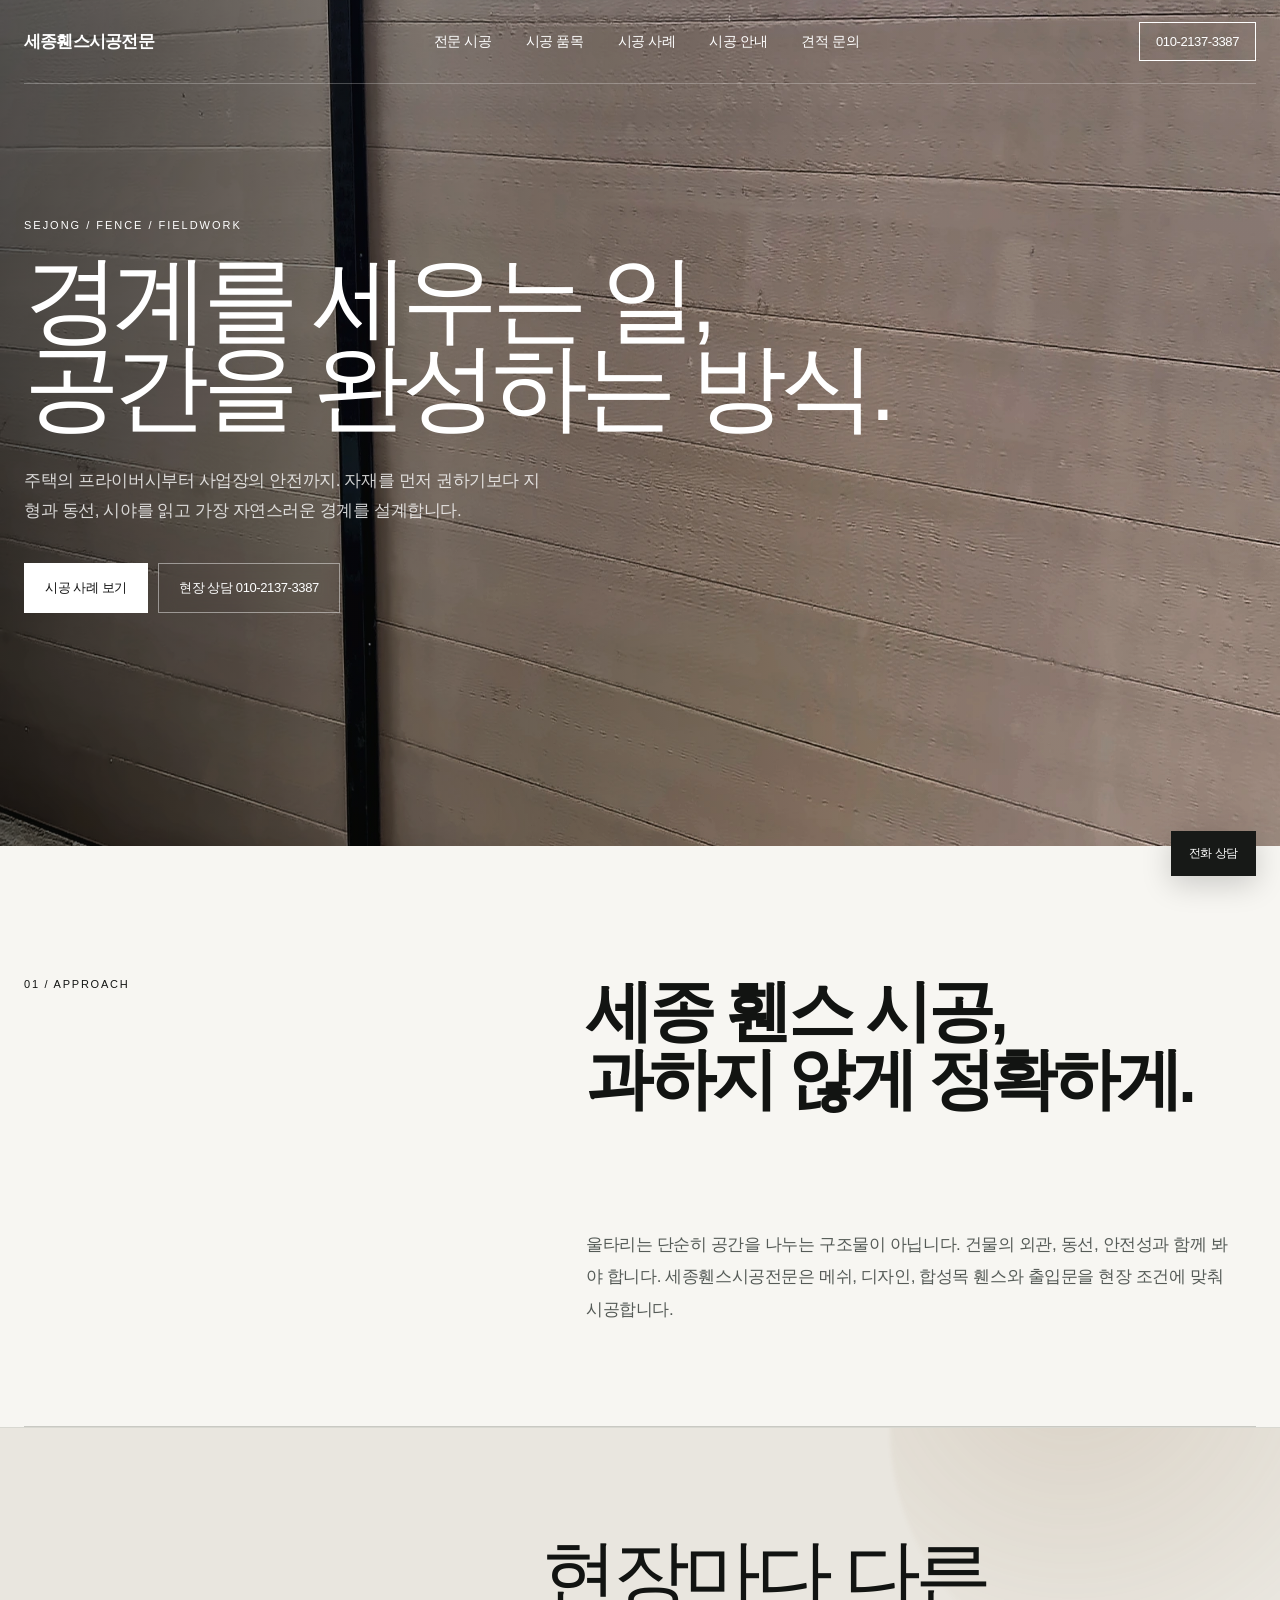
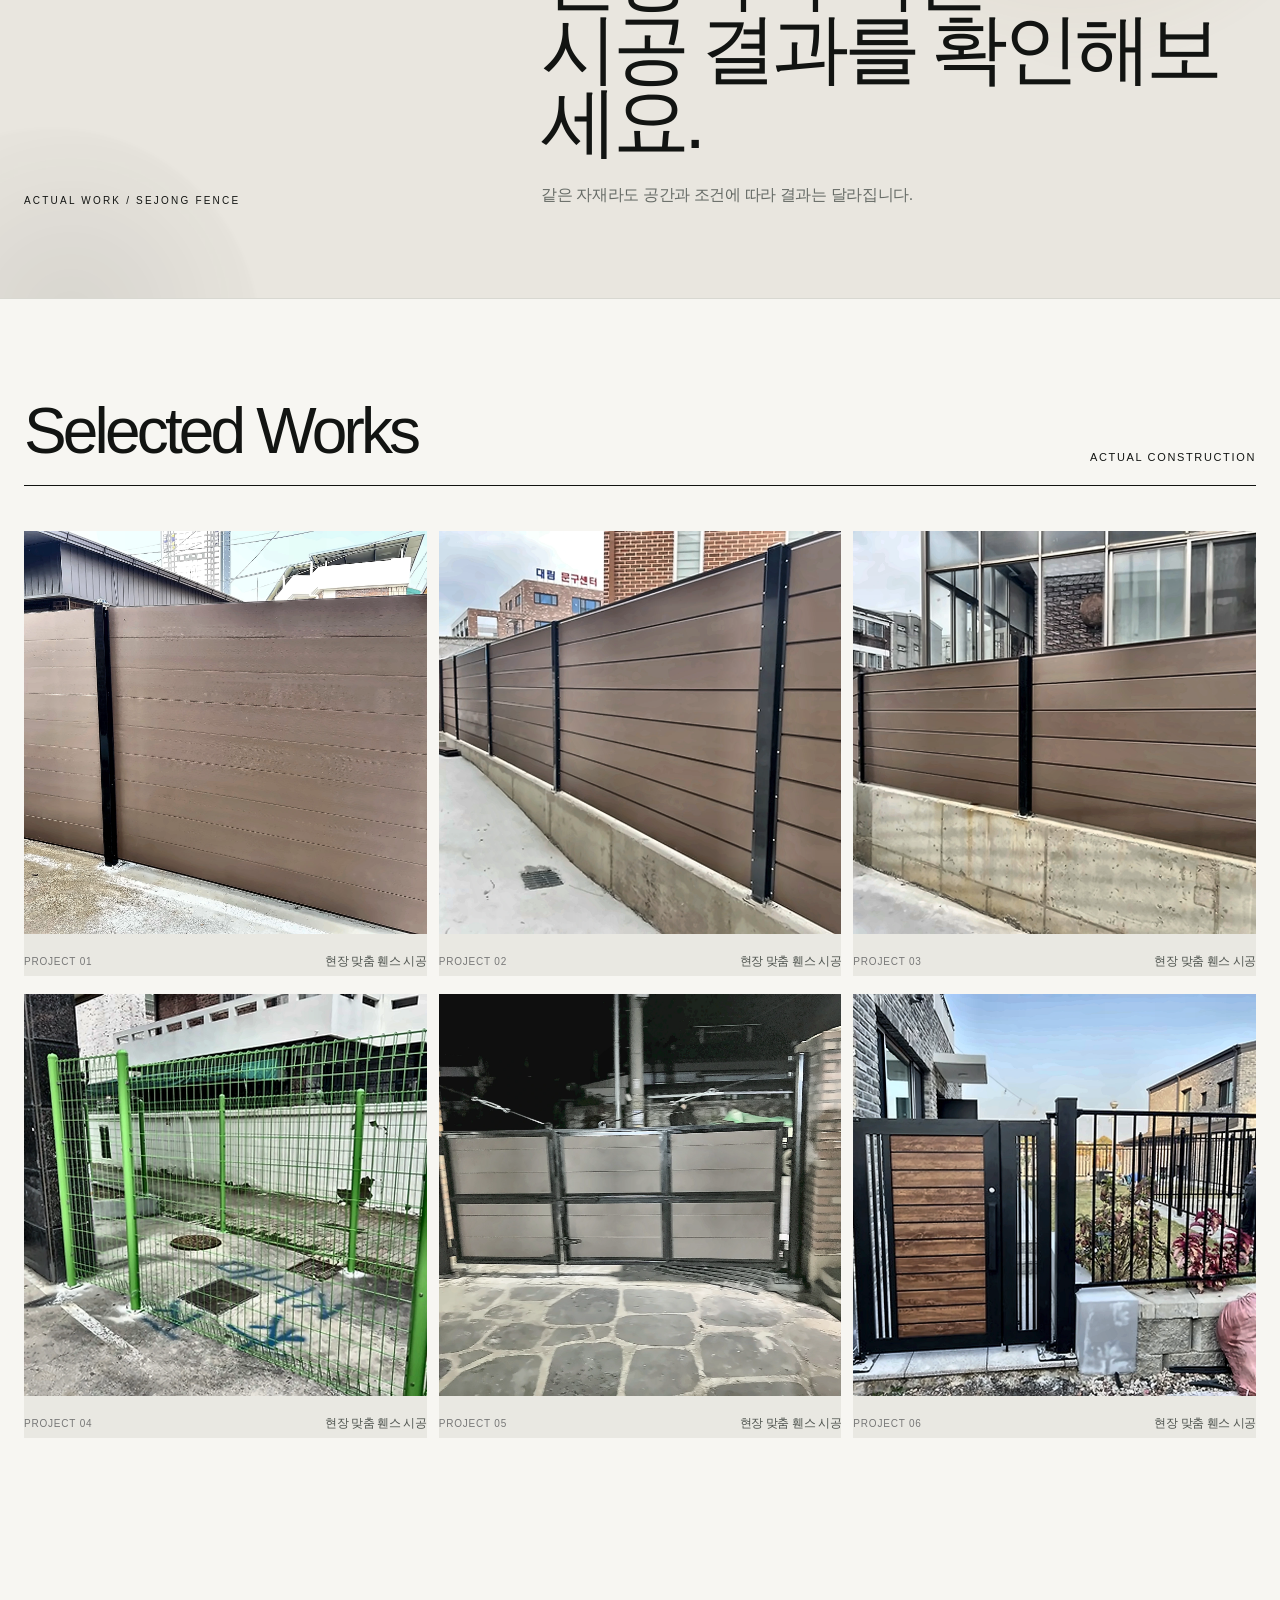
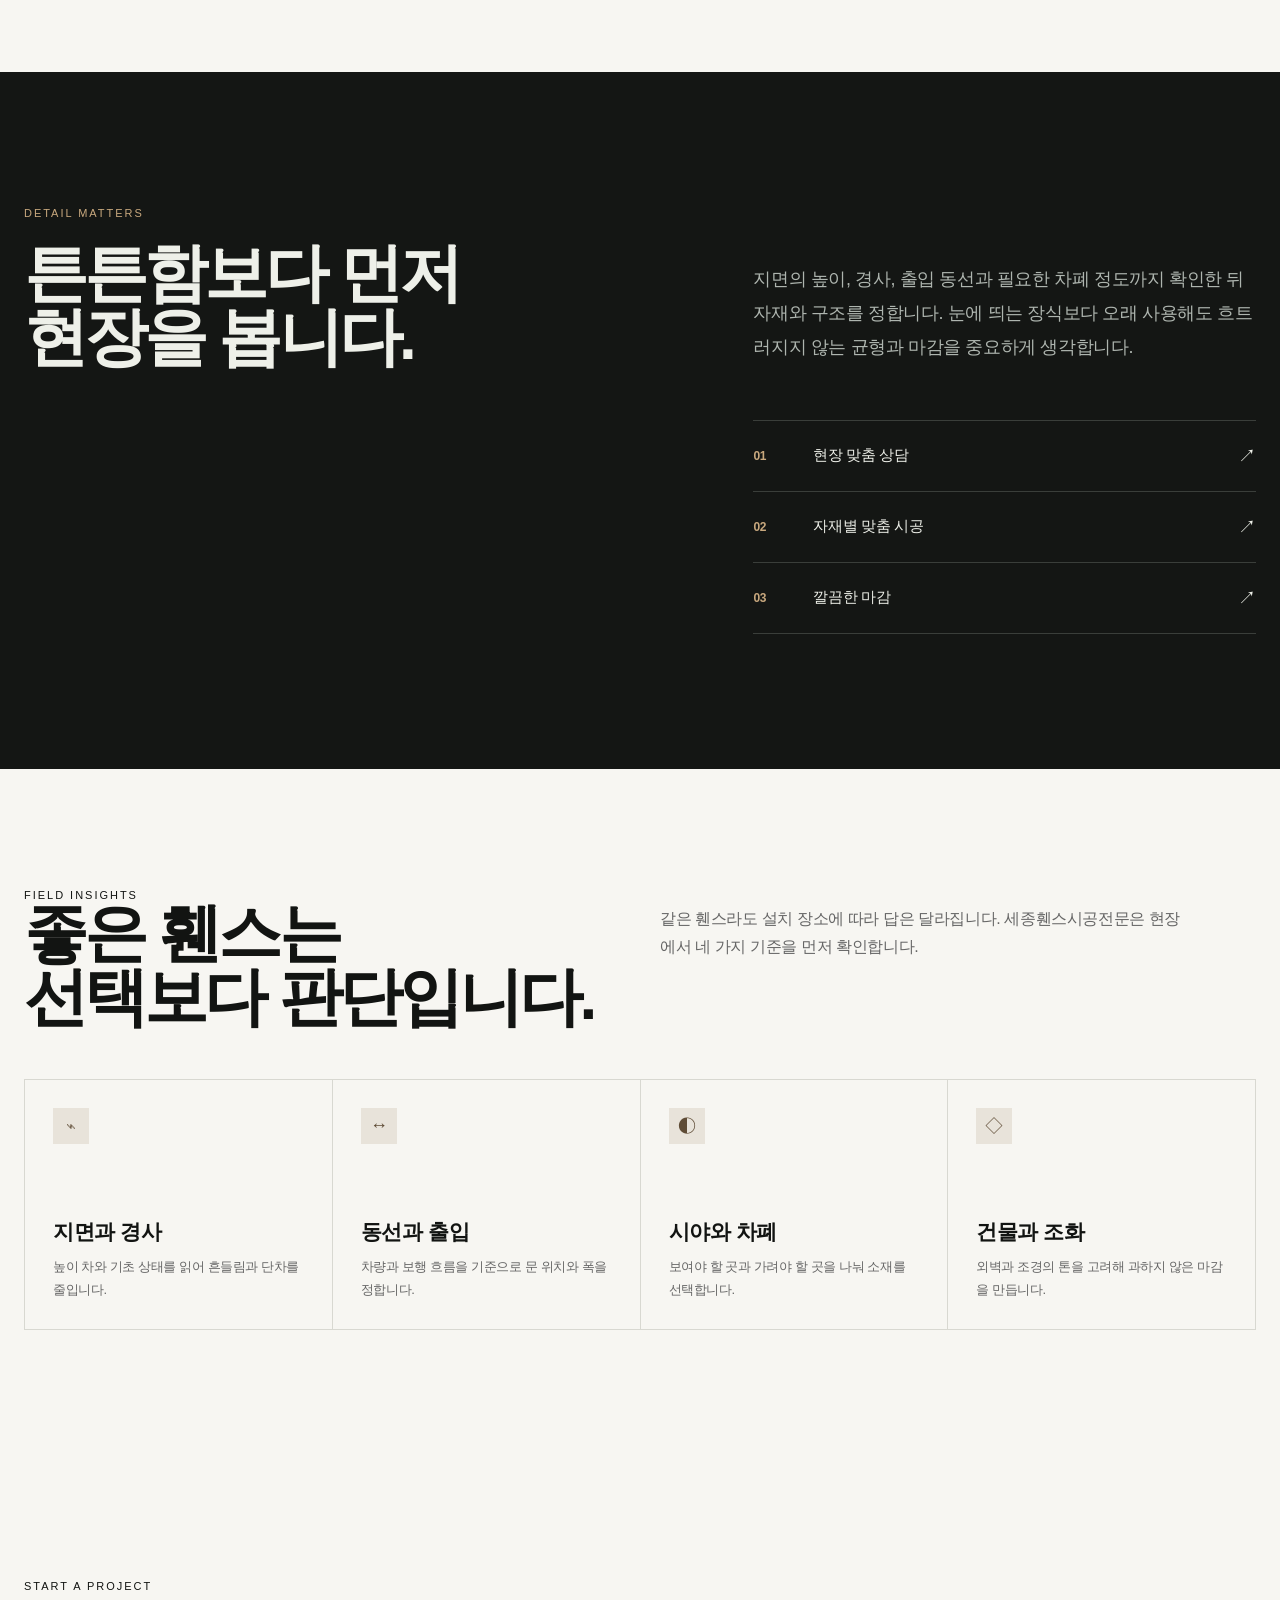
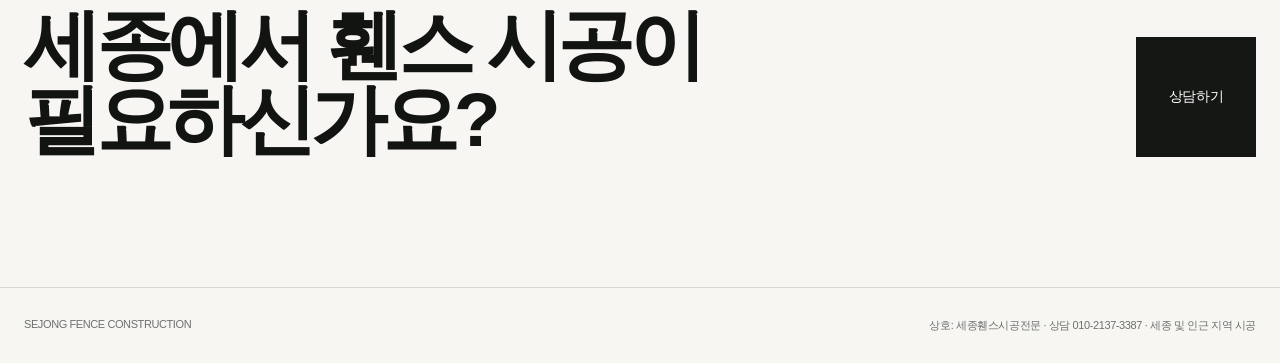
<file: index.html>
<!doctype html><html lang="ko"><head><meta charset="utf-8"><meta name="viewport" content="width=device-width,initial-scale=1"><title>세종휀스시공전문</title><meta name="description" content="세종 휀스 시공 전문. 합성목휀스, 메쉬휀스, 디자인휀스, 대문과 울타리를 현장에 맞춰 시공합니다."><meta name="keywords" content="세종휀스, 세종 휀스 시공, 세종펜스, 세종 울타리, 세종 메쉬휀스, 세종 합성목휀스"><meta property="og:title" content="세종휀스시공전문"><meta property="og:description" content="세종 휀스 시공 전문. 합성목휀스, 메쉬휀스, 디자인휀스, 대문과 울타리를 현장에 맞춰 시공합니다."><link rel="stylesheet" href="style.css">  <link rel="icon" type="image/png" href="favicon.png">
  <link rel="apple-touch-icon" href="assets/sejong-fence-icon.png">
</head><body><header class="hero"><div class="hero-bg"></div><nav class="nav wrap"><a class="brand" href="index.html">세종휀스시공전문</a><div class="menu"><a href="about.html">전문 시공</a><a href="types.html">시공 품목</a><a href="works.html">시공 사례</a><a href="process.html">시공 안내</a><a href="contact.html">견적 문의</a></div><a class="call" href="tel:01021373387">010-2137-3387</a></nav><div class="hero-copy wrap"><div class="eyebrow">SEJONG / FENCE / FIELDWORK</div><h1>경계를 세우는 일,<br>공간을 완성하는 방식.</h1><p>주택의 프라이버시부터 사업장의 안전까지. 자재를 먼저 권하기보다 지형과 동선, 시야를 읽고 가장 자연스러운 경계를 설계합니다.</p><div class="hero-links"><a href="works.html">시공 사례 보기</a><a href="tel:01021373387">현장 상담 010-2137-3387</a></div></div></header><main><section class="intro wrap reveal"><h2>세종 휀스 시공,<br>과하지 않게 정확하게.</h2><p>울타리는 단순히 공간을 나누는 구조물이 아닙니다. 건물의 외관, 동선, 안전성과 함께 봐야 합니다. 세종휀스시공전문은 메쉬, 디자인, 합성목 휀스와 출입문을 현장 조건에 맞춰 시공합니다.</p></section><section class="work-manifesto"><div class="wrap manifesto-inner reveal"><div class="manifesto-label">ACTUAL WORK / SEJONG FENCE</div><div class="manifesto-copy"><h2>현장마다 다른<br>시공 결과를 확인해보세요.</h2><p>같은 자재라도 공간과 조건에 따라 결과는 달라집니다.</p></div></div></section><section class="projects wrap"><div class="project-head reveal"><h2 class="section-title">Selected Works</h2><span>ACTUAL CONSTRUCTION</span></div><div class="gallery"><article class="tile reveal"><img src="assets/fence-01.webp" loading="lazy" alt="세종 휀스 시공 사례 1"><div class="meta"><small>PROJECT 01</small><b>현장 맞춤 휀스 시공</b></div></article><article class="tile reveal"><img src="assets/fence-02.webp" loading="lazy" alt="세종 휀스 시공 사례 2"><div class="meta"><small>PROJECT 02</small><b>현장 맞춤 휀스 시공</b></div></article><article class="tile reveal"><img src="assets/fence-03.webp" loading="lazy" alt="세종 휀스 시공 사례 3"><div class="meta"><small>PROJECT 03</small><b>현장 맞춤 휀스 시공</b></div></article><article class="tile reveal"><img src="assets/fence-04.webp" loading="lazy" alt="세종 휀스 시공 사례 4"><div class="meta"><small>PROJECT 04</small><b>현장 맞춤 휀스 시공</b></div></article><article class="tile reveal"><img src="assets/fence-05.webp" loading="lazy" alt="세종 휀스 시공 사례 5"><div class="meta"><small>PROJECT 05</small><b>현장 맞춤 휀스 시공</b></div></article><article class="tile reveal"><img src="assets/fence-06.webp" loading="lazy" alt="세종 휀스 시공 사례 6"><div class="meta"><small>PROJECT 06</small><b>현장 맞춤 휀스 시공</b></div></article><article class="tile reveal"><img src="assets/fence-07.webp" loading="lazy" alt="세종 휀스 시공 사례 7"><div class="meta"><small>PROJECT 07</small><b>현장 맞춤 휀스 시공</b></div></article><article class="tile reveal"><img src="assets/fence-08.webp" loading="lazy" alt="세종 휀스 시공 사례 8"><div class="meta"><small>PROJECT 08</small><b>현장 맞춤 휀스 시공</b></div></article><article class="tile reveal"><img src="assets/fence-09.webp" loading="lazy" alt="세종 휀스 시공 사례 9"><div class="meta"><small>PROJECT 09</small><b>현장 맞춤 휀스 시공</b></div></article></div></section><section class="craft wrap reveal"><div class="craft-head"><div><div class="kicker">CRAFT PRINCIPLES</div><h2>시공의 기준은<br>보이지 않는 곳에서 갈립니다.</h2></div><p>세종휀스 시공을 단순 설치로 끝내지 않습니다. 상담부터 마감까지 대표가 직접 기준을 세우고, 현장에서 필요한 변화는 유연하게 반영합니다.</p></div><div class="principles"><article class="principle"><div class="num"><span>01 / QUALITY</span></div><h3>시공 퀄리티와<br>결코 타협하지 않습니다.</h3><p>눈에 잘 띄지 않는 사소한 부자재까지 검증된 제품만 사용하며, 오래 두고 봐도 흐트러지지 않는 마감을 기준으로 시공합니다.</p><span class="ghost">01</span></article><article class="principle"><div class="num"><span>02 / EXPERIENCE</span></div><h3>대표가 상담부터<br>시공 마무리까지 책임집니다.</h3><p>20대 초반부터 전국 각지를 돌아다니며 펜스 시공을 진행해온 대표가 현장을 직접 확인하고 상담부터 시공 마무리까지 책임집니다.</p><span class="ghost">02</span></article><article class="principle"><div class="num"><span>03 / FLEXIBILITY</span></div><h3>현장에서 생기는 니즈까지<br>시공에 반영합니다.</h3><p>시공 중에도 원하시는 니즈가 있으실 경우 현장 조건과 안전성을 함께 고려하여 가능한 범위에서 작업에 반영합니다.</p><span class="ghost">03</span></article></div></section><section class="statement"><div class="wrap statement-grid reveal"><div><div class="kicker">DETAIL MATTERS</div><h2 class="section-title">튼튼함보다 먼저<br>현장을 봅니다.</h2></div><div><p>지면의 높이, 경사, 출입 동선과 필요한 차폐 정도까지 확인한 뒤 자재와 구조를 정합니다. 눈에 띄는 장식보다 오래 사용해도 흐트러지지 않는 균형과 마감을 중요하게 생각합니다.</p><div class="facts"><div class="fact"><b>01</b><span>현장 맞춤 상담</span></div><div class="fact"><b>02</b><span>자재별 맞춤 시공</span></div><div class="fact"><b>03</b><span>깔끔한 마감</span></div></div></div></div></section><section class="insights wrap reveal"><div class="insights-head"><div><div class="kicker">FIELD INSIGHTS</div><h2 class="section-title">좋은 휀스는<br>선택보다 판단입니다.</h2></div><p>같은 휀스라도 설치 장소에 따라 답은 달라집니다. 세종휀스시공전문은 현장에서 네 가지 기준을 먼저 확인합니다.</p></div><div class="insight-grid"><article class="insight"><div class="icon">⌁</div><div><h3>지면과 경사</h3><p>높이 차와 기초 상태를 읽어 흔들림과 단차를 줄입니다.</p></div></article><article class="insight"><div class="icon">↔</div><div><h3>동선과 출입</h3><p>차량과 보행 흐름을 기준으로 문 위치와 폭을 정합니다.</p></div></article><article class="insight"><div class="icon">◐</div><div><h3>시야와 차폐</h3><p>보여야 할 곳과 가려야 할 곳을 나눠 소재를 선택합니다.</p></div></article><article class="insight"><div class="icon">◇</div><div><h3>건물과 조화</h3><p>외벽과 조경의 톤을 고려해 과하지 않은 마감을 만듭니다.</p></div></article></div></section><section class="cta wrap reveal"><div><div class="kicker">START A PROJECT</div><h2>세종에서 휀스 시공이<br>필요하신가요?</h2></div><a class="round" href="tel:01021373387">상담하기</a></section></main><footer><div class="wrap footer-row"><div>SEJONG FENCE CONSTRUCTION</div><div>상호: 세종휀스시공전문 · 상담 010-2137-3387 · 세종 및 인근 지역 시공</div></div></footer><a class="float" href="tel:01021373387">전화 상담</a><script src="script.js"></script></body></html>
</file>
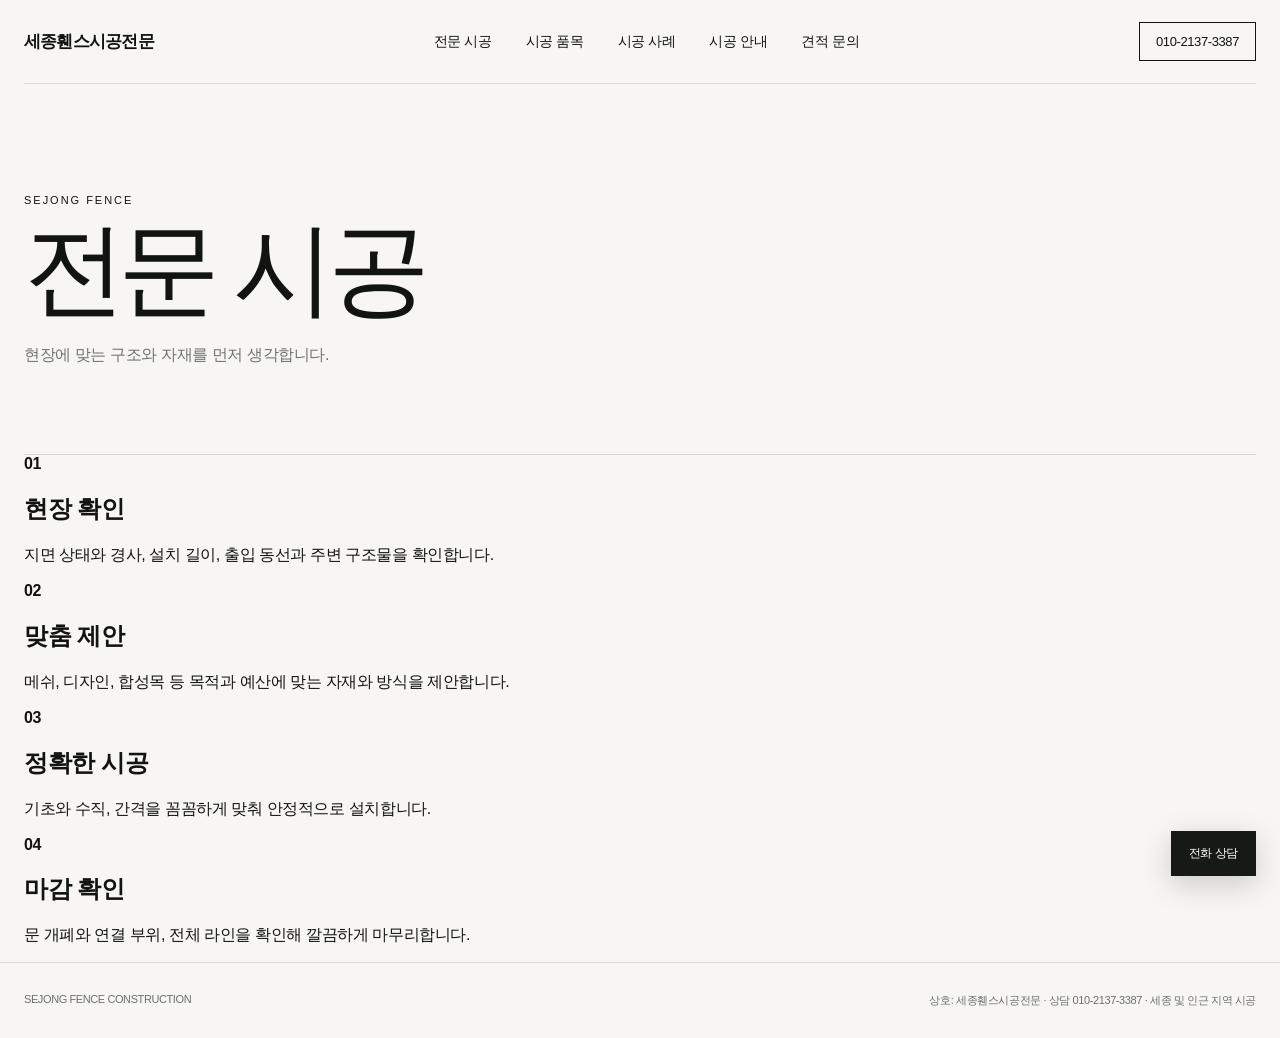
<file: about.html>
<!doctype html><html lang="ko"><head><meta charset="utf-8"><meta name="viewport" content="width=device-width,initial-scale=1"><title>세종휀스 전문 시공 | 세종휀스시공전문</title><meta name="description" content="현장에 맞는 구조와 자재를 먼저 생각합니다."><meta name="keywords" content="세종휀스, 세종 휀스 시공, 세종펜스, 세종 울타리, 세종 메쉬휀스, 세종 합성목휀스"><meta property="og:title" content="세종휀스 전문 시공 | 세종휀스시공전문"><meta property="og:description" content="현장에 맞는 구조와 자재를 먼저 생각합니다."><link rel="stylesheet" href="style.css">  <link rel="icon" type="image/png" href="favicon.png">
  <link rel="apple-touch-icon" href="assets/sejong-fence-icon.png">
</head><body><nav class="nav wrap subnav"><a class="brand" href="index.html">세종휀스시공전문</a><div class="menu"><a href="about.html">전문 시공</a><a href="types.html">시공 품목</a><a href="works.html">시공 사례</a><a href="process.html">시공 안내</a><a href="contact.html">견적 문의</a></div><a class="call" href="tel:01021373387">010-2137-3387</a></nav><main class="wrap"><section class="subhero reveal"><div class="kicker">SEJONG FENCE</div><h1>전문 시공</h1><p class="copy">현장에 맞는 구조와 자재를 먼저 생각합니다.</p></section><section class="service-list"><div class="service-row reveal"><b>01</b><h2>현장 확인</h2><p>지면 상태와 경사, 설치 길이, 출입 동선과 주변 구조물을 확인합니다.</p></div><div class="service-row reveal"><b>02</b><h2>맞춤 제안</h2><p>메쉬, 디자인, 합성목 등 목적과 예산에 맞는 자재와 방식을 제안합니다.</p></div><div class="service-row reveal"><b>03</b><h2>정확한 시공</h2><p>기초와 수직, 간격을 꼼꼼하게 맞춰 안정적으로 설치합니다.</p></div><div class="service-row reveal"><b>04</b><h2>마감 확인</h2><p>문 개폐와 연결 부위, 전체 라인을 확인해 깔끔하게 마무리합니다.</p></div></section></main><footer><div class="wrap footer-row"><div>SEJONG FENCE CONSTRUCTION</div><div>상호: 세종휀스시공전문 · 상담 010-2137-3387 · 세종 및 인근 지역 시공</div></div></footer><a class="float" href="tel:01021373387">전화 상담</a><script src="script.js"></script></body></html>
</file>
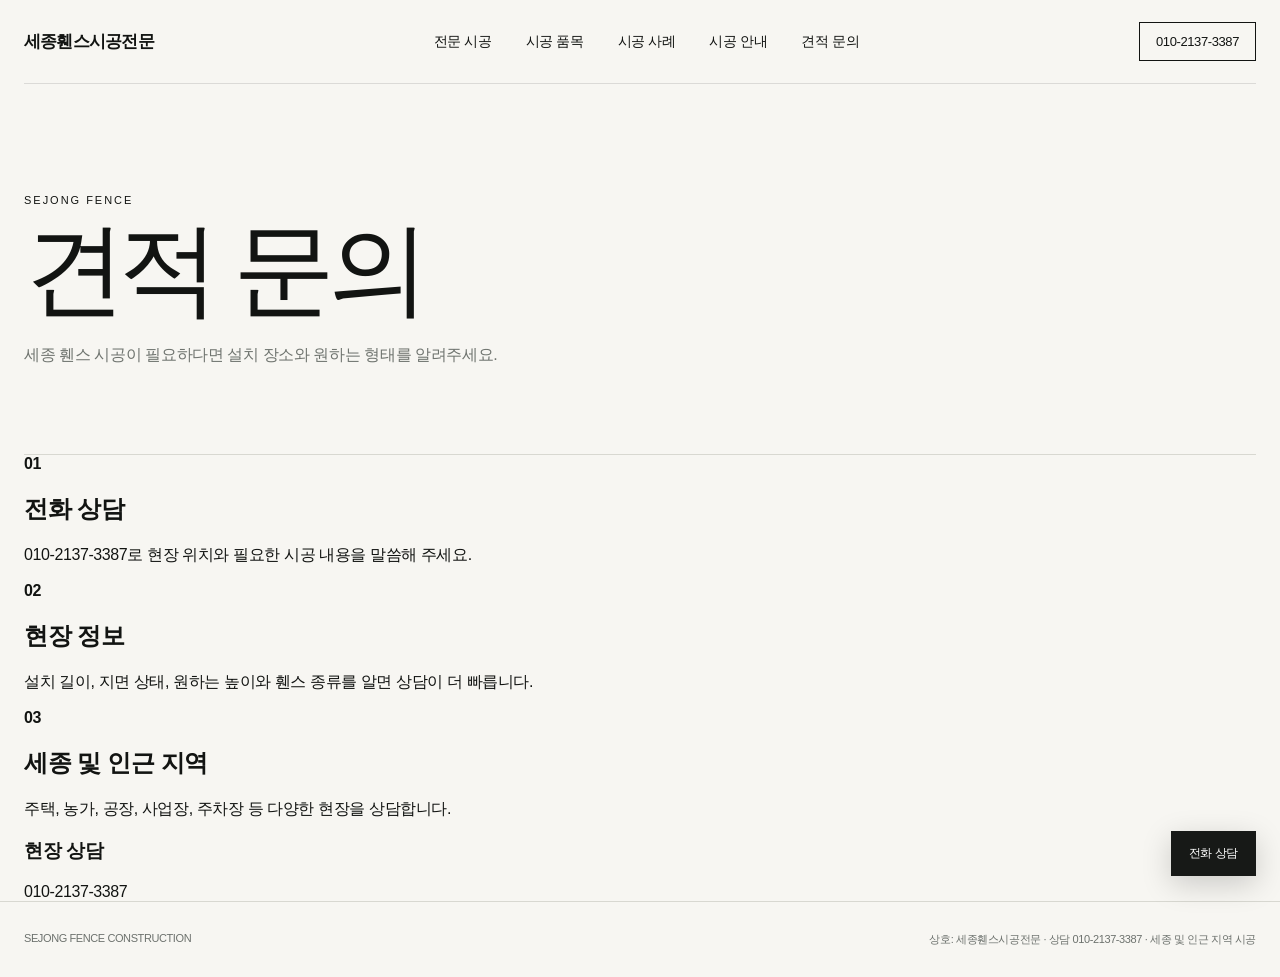
<file: contact.html>
<!doctype html><html lang="ko"><head><meta charset="utf-8"><meta name="viewport" content="width=device-width,initial-scale=1"><title>세종휀스 견적 문의 | 세종휀스시공전문 010-2137-3387</title><meta name="description" content="세종 휀스 시공이 필요하다면 설치 장소와 원하는 형태를 알려주세요."><meta name="keywords" content="세종휀스, 세종 휀스 시공, 세종펜스, 세종 울타리, 세종 메쉬휀스, 세종 합성목휀스"><meta property="og:title" content="세종휀스 견적 문의 | 세종휀스시공전문 010-2137-3387"><meta property="og:description" content="세종 휀스 시공이 필요하다면 설치 장소와 원하는 형태를 알려주세요."><link rel="stylesheet" href="style.css">  <link rel="icon" type="image/png" href="favicon.png">
  <link rel="apple-touch-icon" href="assets/sejong-fence-icon.png">
</head><body><nav class="nav wrap subnav"><a class="brand" href="index.html">세종휀스시공전문</a><div class="menu"><a href="about.html">전문 시공</a><a href="types.html">시공 품목</a><a href="works.html">시공 사례</a><a href="process.html">시공 안내</a><a href="contact.html">견적 문의</a></div><a class="call" href="tel:01021373387">010-2137-3387</a></nav><main class="wrap"><section class="subhero reveal"><div class="kicker">SEJONG FENCE</div><h1>견적 문의</h1><p class="copy">세종 휀스 시공이 필요하다면 설치 장소와 원하는 형태를 알려주세요.</p></section><section class="service-list"><div class="service-row reveal"><b>01</b><h2>전화 상담</h2><p>010-2137-3387로 현장 위치와 필요한 시공 내용을 말씀해 주세요.</p></div><div class="service-row reveal"><b>02</b><h2>현장 정보</h2><p>설치 길이, 지면 상태, 원하는 높이와 휀스 종류를 알면 상담이 더 빠릅니다.</p></div><div class="service-row reveal"><b>03</b><h2>세종 및 인근 지역</h2><p>주택, 농가, 공장, 사업장, 주차장 등 다양한 현장을 상담합니다.</p></div></section><div class="contactbox reveal"><h3>현장 상담</h3><a href="tel:01021373387">010-2137-3387</a></div></main><footer><div class="wrap footer-row"><div>SEJONG FENCE CONSTRUCTION</div><div>상호: 세종휀스시공전문 · 상담 010-2137-3387 · 세종 및 인근 지역 시공</div></div></footer><a class="float" href="tel:01021373387">전화 상담</a><script src="script.js"></script></body></html>
</file>
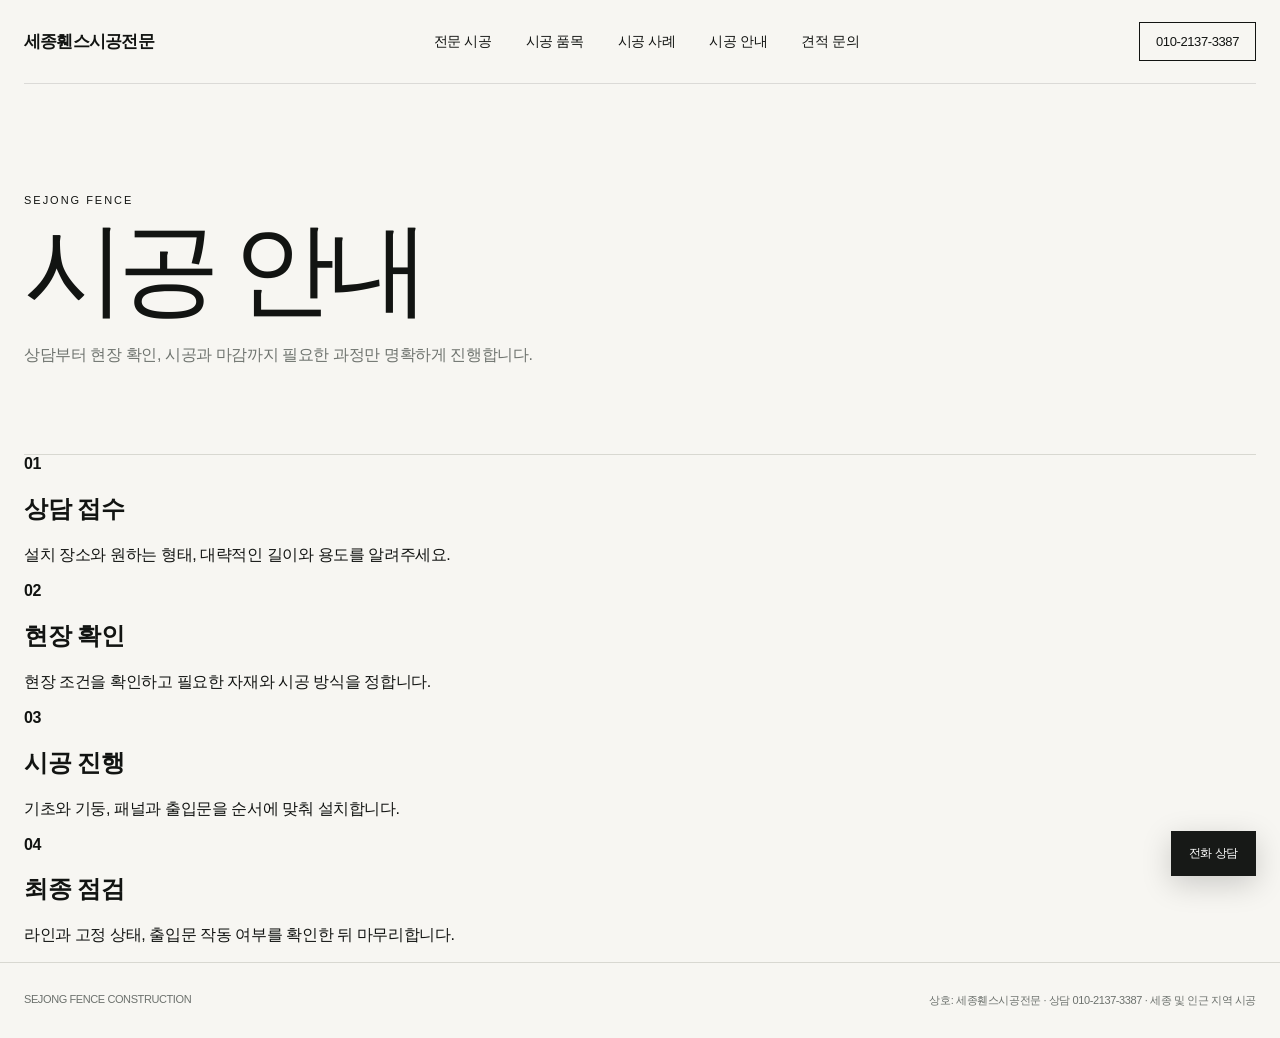
<file: process.html>
<!doctype html><html lang="ko"><head><meta charset="utf-8"><meta name="viewport" content="width=device-width,initial-scale=1"><title>세종휀스 시공 안내 | 상담부터 마감까지</title><meta name="description" content="상담부터 현장 확인, 시공과 마감까지 필요한 과정만 명확하게 진행합니다."><meta name="keywords" content="세종휀스, 세종 휀스 시공, 세종펜스, 세종 울타리, 세종 메쉬휀스, 세종 합성목휀스"><meta property="og:title" content="세종휀스 시공 안내 | 상담부터 마감까지"><meta property="og:description" content="상담부터 현장 확인, 시공과 마감까지 필요한 과정만 명확하게 진행합니다."><link rel="stylesheet" href="style.css">  <link rel="icon" type="image/png" href="favicon.png">
  <link rel="apple-touch-icon" href="assets/sejong-fence-icon.png">
</head><body><nav class="nav wrap subnav"><a class="brand" href="index.html">세종휀스시공전문</a><div class="menu"><a href="about.html">전문 시공</a><a href="types.html">시공 품목</a><a href="works.html">시공 사례</a><a href="process.html">시공 안내</a><a href="contact.html">견적 문의</a></div><a class="call" href="tel:01021373387">010-2137-3387</a></nav><main class="wrap"><section class="subhero reveal"><div class="kicker">SEJONG FENCE</div><h1>시공 안내</h1><p class="copy">상담부터 현장 확인, 시공과 마감까지 필요한 과정만 명확하게 진행합니다.</p></section><section class="service-list"><div class="service-row reveal"><b>01</b><h2>상담 접수</h2><p>설치 장소와 원하는 형태, 대략적인 길이와 용도를 알려주세요.</p></div><div class="service-row reveal"><b>02</b><h2>현장 확인</h2><p>현장 조건을 확인하고 필요한 자재와 시공 방식을 정합니다.</p></div><div class="service-row reveal"><b>03</b><h2>시공 진행</h2><p>기초와 기둥, 패널과 출입문을 순서에 맞춰 설치합니다.</p></div><div class="service-row reveal"><b>04</b><h2>최종 점검</h2><p>라인과 고정 상태, 출입문 작동 여부를 확인한 뒤 마무리합니다.</p></div></section></main><footer><div class="wrap footer-row"><div>SEJONG FENCE CONSTRUCTION</div><div>상호: 세종휀스시공전문 · 상담 010-2137-3387 · 세종 및 인근 지역 시공</div></div></footer><a class="float" href="tel:01021373387">전화 상담</a><script src="script.js"></script></body></html>
</file>
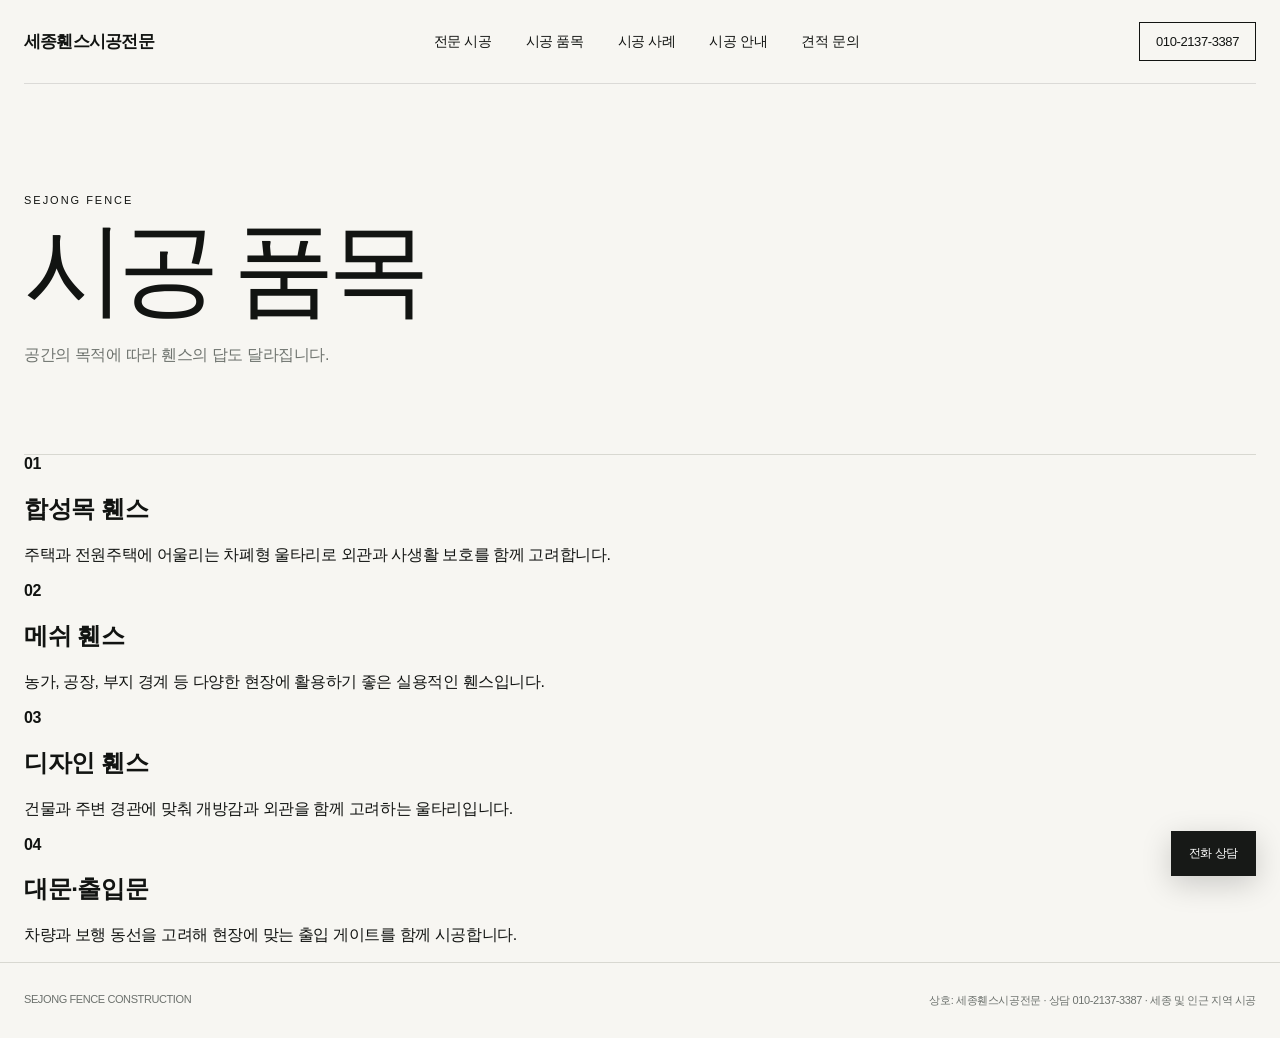
<file: types.html>
<!doctype html><html lang="ko"><head><meta charset="utf-8"><meta name="viewport" content="width=device-width,initial-scale=1"><title>세종휀스 시공 품목 | 메쉬·합성목·디자인휀스</title><meta name="description" content="공간의 목적에 따라 휀스의 답도 달라집니다."><meta name="keywords" content="세종휀스, 세종 휀스 시공, 세종펜스, 세종 울타리, 세종 메쉬휀스, 세종 합성목휀스"><meta property="og:title" content="세종휀스 시공 품목 | 메쉬·합성목·디자인휀스"><meta property="og:description" content="공간의 목적에 따라 휀스의 답도 달라집니다."><link rel="stylesheet" href="style.css">  <link rel="icon" type="image/png" href="favicon.png">
  <link rel="apple-touch-icon" href="assets/sejong-fence-icon.png">
</head><body><nav class="nav wrap subnav"><a class="brand" href="index.html">세종휀스시공전문</a><div class="menu"><a href="about.html">전문 시공</a><a href="types.html">시공 품목</a><a href="works.html">시공 사례</a><a href="process.html">시공 안내</a><a href="contact.html">견적 문의</a></div><a class="call" href="tel:01021373387">010-2137-3387</a></nav><main class="wrap"><section class="subhero reveal"><div class="kicker">SEJONG FENCE</div><h1>시공 품목</h1><p class="copy">공간의 목적에 따라 휀스의 답도 달라집니다.</p></section><section class="service-list"><div class="service-row reveal"><b>01</b><h2>합성목 휀스</h2><p>주택과 전원주택에 어울리는 차폐형 울타리로 외관과 사생활 보호를 함께 고려합니다.</p></div><div class="service-row reveal"><b>02</b><h2>메쉬 휀스</h2><p>농가, 공장, 부지 경계 등 다양한 현장에 활용하기 좋은 실용적인 휀스입니다.</p></div><div class="service-row reveal"><b>03</b><h2>디자인 휀스</h2><p>건물과 주변 경관에 맞춰 개방감과 외관을 함께 고려하는 울타리입니다.</p></div><div class="service-row reveal"><b>04</b><h2>대문·출입문</h2><p>차량과 보행 동선을 고려해 현장에 맞는 출입 게이트를 함께 시공합니다.</p></div></section></main><footer><div class="wrap footer-row"><div>SEJONG FENCE CONSTRUCTION</div><div>상호: 세종휀스시공전문 · 상담 010-2137-3387 · 세종 및 인근 지역 시공</div></div></footer><a class="float" href="tel:01021373387">전화 상담</a><script src="script.js"></script></body></html>
</file>
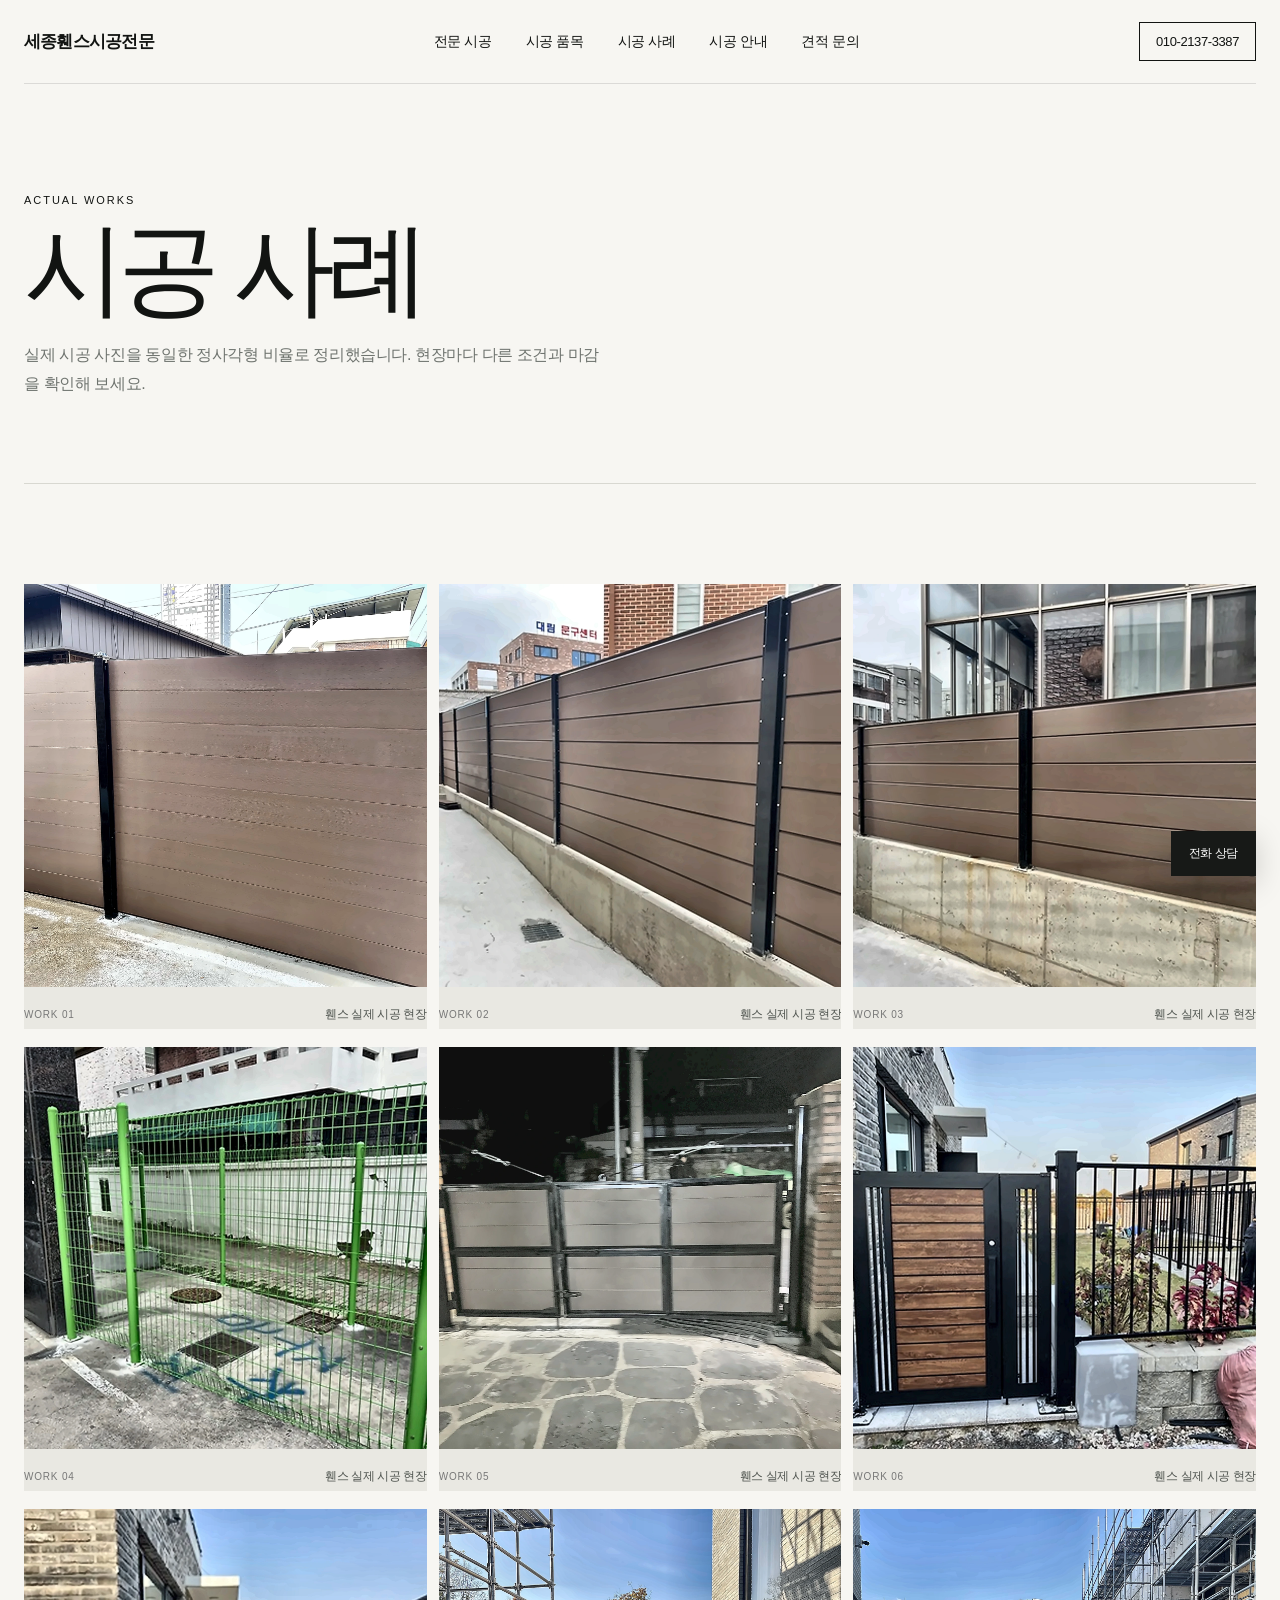
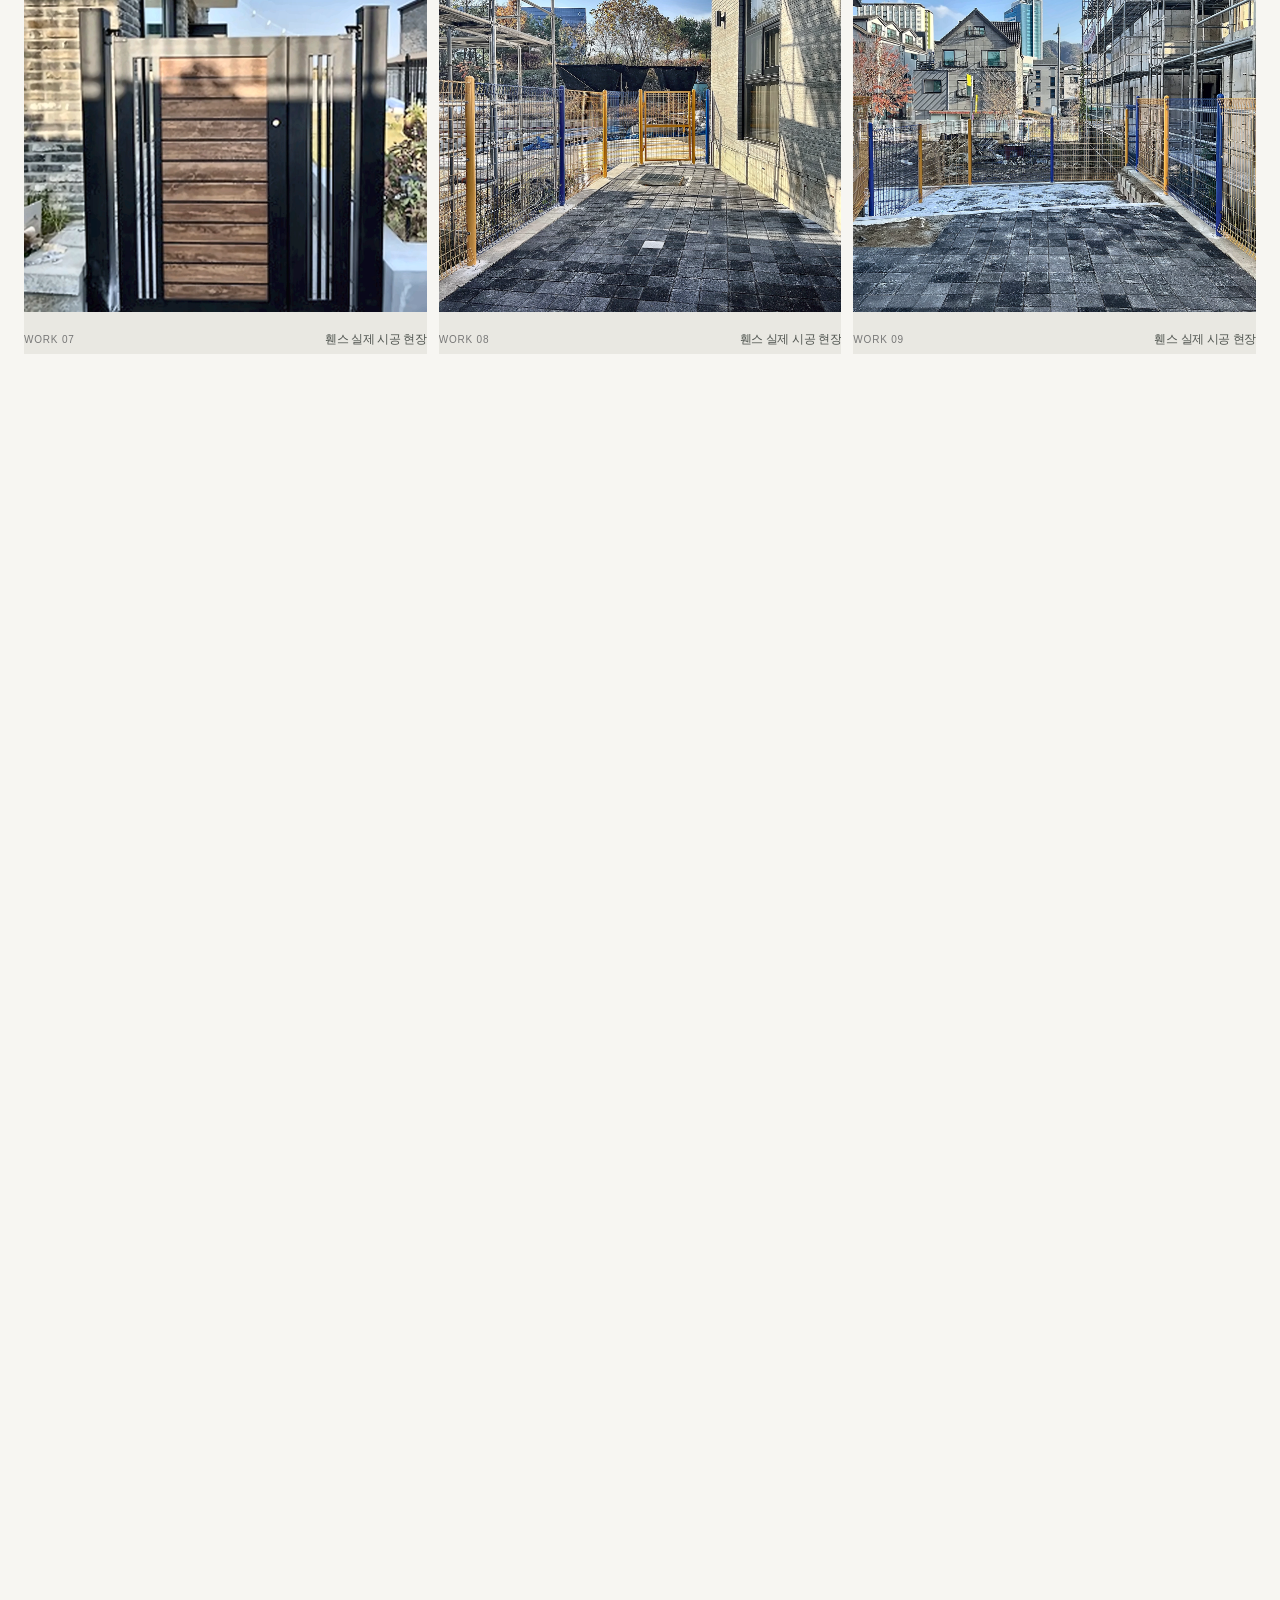
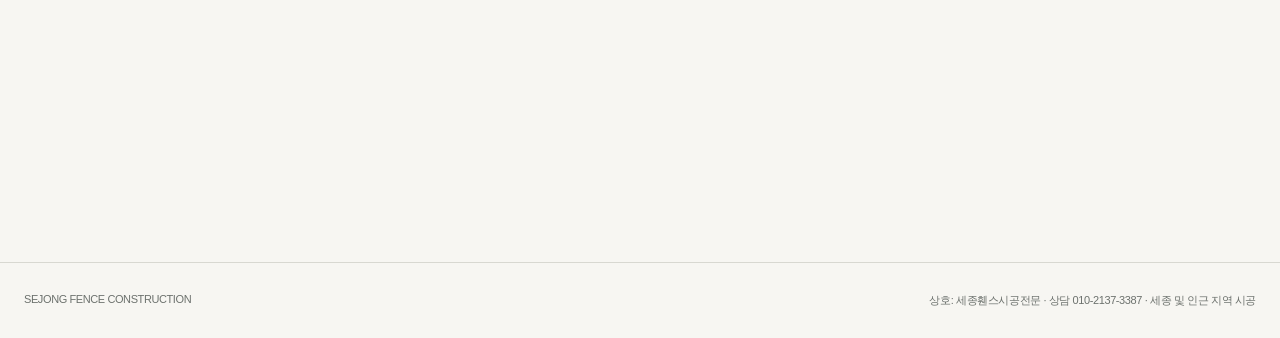
<file: works.html>
<!doctype html><html lang="ko"><head><meta charset="utf-8"><meta name="viewport" content="width=device-width,initial-scale=1"><title>세종휀스 시공 사례 | 세종휀스시공전문</title><meta name="description" content="세종휀스시공전문의 합성목, 메쉬, 디자인 휀스 실제 시공 사례입니다."><meta name="keywords" content="세종휀스, 세종 휀스 시공, 세종펜스, 세종 울타리, 세종 메쉬휀스, 세종 합성목휀스"><meta property="og:title" content="세종휀스 시공 사례 | 세종휀스시공전문"><meta property="og:description" content="세종휀스시공전문의 합성목, 메쉬, 디자인 휀스 실제 시공 사례입니다."><link rel="stylesheet" href="style.css">  <link rel="icon" type="image/png" href="favicon.png">
  <link rel="apple-touch-icon" href="assets/sejong-fence-icon.png">
</head><body><nav class="nav wrap subnav"><a class="brand" href="index.html">세종휀스시공전문</a><div class="menu"><a href="about.html">전문 시공</a><a href="types.html">시공 품목</a><a href="works.html">시공 사례</a><a href="process.html">시공 안내</a><a href="contact.html">견적 문의</a></div><a class="call" href="tel:01021373387">010-2137-3387</a></nav><main><section class="subhero wrap reveal"><div class="kicker">ACTUAL WORKS</div><h1>시공 사례</h1><p class="copy">실제 시공 사진을 동일한 정사각형 비율로 정리했습니다. 현장마다 다른 조건과 마감을 확인해 보세요.</p></section><section class="projects wrap"><div class="gallery"><article class="tile reveal"><img src="assets/fence-01.webp" loading="lazy" alt="세종 휀스 실제 시공 현장 1"><div class="meta"><small>WORK 01</small><b>휀스 실제 시공 현장</b></div></article><article class="tile reveal"><img src="assets/fence-02.webp" loading="lazy" alt="세종 휀스 실제 시공 현장 2"><div class="meta"><small>WORK 02</small><b>휀스 실제 시공 현장</b></div></article><article class="tile reveal"><img src="assets/fence-03.webp" loading="lazy" alt="세종 휀스 실제 시공 현장 3"><div class="meta"><small>WORK 03</small><b>휀스 실제 시공 현장</b></div></article><article class="tile reveal"><img src="assets/fence-04.webp" loading="lazy" alt="세종 휀스 실제 시공 현장 4"><div class="meta"><small>WORK 04</small><b>휀스 실제 시공 현장</b></div></article><article class="tile reveal"><img src="assets/fence-05.webp" loading="lazy" alt="세종 휀스 실제 시공 현장 5"><div class="meta"><small>WORK 05</small><b>휀스 실제 시공 현장</b></div></article><article class="tile reveal"><img src="assets/fence-06.webp" loading="lazy" alt="세종 휀스 실제 시공 현장 6"><div class="meta"><small>WORK 06</small><b>휀스 실제 시공 현장</b></div></article><article class="tile reveal"><img src="assets/fence-07.webp" loading="lazy" alt="세종 휀스 실제 시공 현장 7"><div class="meta"><small>WORK 07</small><b>휀스 실제 시공 현장</b></div></article><article class="tile reveal"><img src="assets/fence-08.webp" loading="lazy" alt="세종 휀스 실제 시공 현장 8"><div class="meta"><small>WORK 08</small><b>휀스 실제 시공 현장</b></div></article><article class="tile reveal"><img src="assets/fence-09.webp" loading="lazy" alt="세종 휀스 실제 시공 현장 9"><div class="meta"><small>WORK 09</small><b>휀스 실제 시공 현장</b></div></article><article class="tile reveal"><img src="assets/fence-10.webp" loading="lazy" alt="세종 휀스 실제 시공 현장 10"><div class="meta"><small>WORK 10</small><b>휀스 실제 시공 현장</b></div></article><article class="tile reveal"><img src="assets/fence-11.webp" loading="lazy" alt="세종 휀스 실제 시공 현장 11"><div class="meta"><small>WORK 11</small><b>휀스 실제 시공 현장</b></div></article><article class="tile reveal"><img src="assets/fence-12.webp" loading="lazy" alt="세종 휀스 실제 시공 현장 12"><div class="meta"><small>WORK 12</small><b>휀스 실제 시공 현장</b></div></article><article class="tile reveal"><img src="assets/fence-13.webp" loading="lazy" alt="세종 휀스 실제 시공 현장 13"><div class="meta"><small>WORK 13</small><b>휀스 실제 시공 현장</b></div></article><article class="tile reveal"><img src="assets/fence-14.webp" loading="lazy" alt="세종 휀스 실제 시공 현장 14"><div class="meta"><small>WORK 14</small><b>휀스 실제 시공 현장</b></div></article><article class="tile reveal"><img src="assets/fence-15.webp" loading="lazy" alt="세종 휀스 실제 시공 현장 15"><div class="meta"><small>WORK 15</small><b>휀스 실제 시공 현장</b></div></article><article class="tile reveal"><img src="assets/fence-16.webp" loading="lazy" alt="세종 휀스 실제 시공 현장 16"><div class="meta"><small>WORK 16</small><b>휀스 실제 시공 현장</b></div></article><article class="tile reveal"><img src="assets/fence-17.webp" loading="lazy" alt="세종 휀스 실제 시공 현장 17"><div class="meta"><small>WORK 17</small><b>휀스 실제 시공 현장</b></div></article><article class="tile reveal"><img src="assets/fence-18.webp" loading="lazy" alt="세종 휀스 실제 시공 현장 18"><div class="meta"><small>WORK 18</small><b>휀스 실제 시공 현장</b></div></article></div></section></main><footer><div class="wrap footer-row"><div>SEJONG FENCE CONSTRUCTION</div><div>상호: 세종휀스시공전문 · 상담 010-2137-3387 · 세종 및 인근 지역 시공</div></div></footer><a class="float" href="tel:01021373387">전화 상담</a><script src="script.js"></script></body></html>
</file>
<file: style.css>
*{box-sizing:border-box}html{scroll-behavior:smooth}body{margin:0;background:#f3f2ee;color:#151816;font-family:Arial,"Noto Sans KR",sans-serif;letter-spacing:-.025em}.wrap{width:min(1240px,calc(100% - 48px));margin:auto}a{color:inherit;text-decoration:none}img{display:block;width:100%}::selection{background:#d8ff45;color:#111}.nav{height:92px;display:flex;align-items:center;justify-content:space-between;position:relative;z-index:5;border-bottom:1px solid rgba(255,255,255,.25)}.brand{font-weight:800;font-size:18px;letter-spacing:-.05em}.menu{display:flex;gap:30px;font-size:14px}.menu a{position:relative}.menu a:after{content:"";position:absolute;left:0;bottom:-7px;width:0;height:1px;background:currentColor;transition:.35s}.menu a:hover:after{width:100%}.call{font-size:13px;border:1px solid currentColor;padding:10px 15px;border-radius:99px}.hero{min-height:94vh;position:relative;color:#fff;overflow:hidden}.hero-bg{position:absolute;inset:0;background:linear-gradient(90deg,rgba(10,14,11,.78) 0%,rgba(10,14,11,.18) 58%,rgba(10,14,11,.05)),url('assets/hero-composite.webp') center/cover;transform:scale(1.03);animation:heroZoom 9s ease-out forwards}@keyframes heroZoom{to{transform:scale(1)}}.hero-copy{position:relative;z-index:2;padding:15vh 0 80px}.eyebrow,.kicker{font-size:11px;letter-spacing:.18em;text-transform:uppercase}.hero h1{font-size:clamp(54px,7.5vw,118px);line-height:.92;letter-spacing:-.075em;margin:24px 0 34px;max-width:1040px;font-weight:650}.hero-copy>p{max-width:520px;font-size:17px;line-height:1.8;color:rgba(255,255,255,.8)}.hero-links{display:flex;gap:10px;margin-top:36px}.hero-links a{padding:15px 20px;border:1px solid rgba(255,255,255,.45);border-radius:99px;font-size:13px;backdrop-filter:blur(8px)}.hero-links a:first-child{background:#d8ff45;color:#111;border-color:#d8ff45}.intro{display:grid;grid-template-columns:.8fr 1.2fr;gap:9vw;padding:150px 0 110px;border-bottom:1px solid #c9c9c3}.intro:before{content:"01 / APPROACH";font-size:11px;letter-spacing:.16em}.intro h2{font-size:clamp(42px,5.2vw,76px);line-height:1.02;letter-spacing:-.065em;margin:0}.intro p{grid-column:2;font-size:17px;line-height:1.9;max-width:650px;margin:0;color:#555b57}.projects{padding:110px 0}.project-head{display:flex;justify-content:space-between;align-items:end;margin-bottom:45px}.section-title{font-size:clamp(42px,5vw,72px);line-height:1;letter-spacing:-.06em;margin:0}.project-head span{font-size:11px;letter-spacing:.15em}.gallery{display:grid;grid-template-columns:repeat(12,1fr);gap:16px}.tile{position:relative;overflow:hidden;background:#ddd}.tile:nth-child(1){grid-column:span 7}.tile:nth-child(2){grid-column:span 5}.tile:nth-child(3){grid-column:span 4}.tile:nth-child(4){grid-column:span 4}.tile:nth-child(5){grid-column:span 4}.tile:nth-child(n+6){grid-column:span 3}.tile img{aspect-ratio:1/1;object-fit:cover;transition:transform .8s cubic-bezier(.2,.8,.2,1),filter .5s}.tile:hover img{transform:scale(1.035);filter:contrast(1.04)}.meta{position:absolute;left:14px;right:14px;bottom:14px;padding:13px 15px;display:flex;justify-content:space-between;align-items:center;background:rgba(246,246,240,.9);backdrop-filter:blur(12px);font-size:12px}.meta small{letter-spacing:.08em;color:#777}.meta b{font-size:12px}.statement{background:#171b18;color:#eef0e9;padding:135px 0}.statement-grid{display:grid;grid-template-columns:1.1fr .9fr;gap:9vw}.statement .kicker{color:#d8ff45;margin-bottom:22px}.statement p{font-size:18px;line-height:1.9;color:#aeb5af;margin-top:55px}.facts{margin-top:55px;border-top:1px solid #3a3e3a}.fact{display:grid;grid-template-columns:60px 1fr auto;align-items:center;padding:23px 0;border-bottom:1px solid #3a3e3a}.fact b{font-size:12px;color:#d8ff45}.fact span{font-size:15px}.fact:after{content:'↗';font-size:18px}.insights{padding:120px 0}.insights-head{display:grid;grid-template-columns:1fr 1fr;gap:40px;margin-bottom:50px}.insights-head p{line-height:1.8;color:#666;max-width:520px}.insight-grid{display:grid;grid-template-columns:repeat(4,1fr);border-top:1px solid #bbb;border-left:1px solid #bbb}.insight{min-height:250px;padding:28px;border-right:1px solid #bbb;border-bottom:1px solid #bbb;display:flex;flex-direction:column;justify-content:space-between;transition:.35s}.insight:hover{background:#d8ff45}.icon{width:42px;height:42px;border:1px solid #8e928e;border-radius:50%;display:grid;place-items:center;font-size:18px}.insight h3{font-size:21px;margin:0 0 10px}.insight p{font-size:13px;line-height:1.7;color:#666;margin:0}.insight:hover p{color:#303530}.cta{padding:130px 0;display:flex;justify-content:space-between;align-items:end}.cta h2{font-size:clamp(48px,6vw,86px);line-height:.98;letter-spacing:-.07em;margin:15px 0 0}.round{width:120px;height:120px;border-radius:50%;display:grid;place-items:center;background:#d8ff45;font-size:14px;transition:.4s}.round:hover{transform:rotate(-8deg) scale(1.05)}footer{padding:30px 0;border-top:1px solid #c9c9c3;font-size:11px;color:#6c716d}.footer-row{display:flex;justify-content:space-between;gap:30px}.float{position:fixed;right:24px;bottom:24px;z-index:10;background:#151816;color:#fff;padding:14px 18px;border-radius:99px;font-size:12px;box-shadow:0 8px 30px rgba(0,0,0,.18)}.reveal{opacity:0;transform:translateY(24px);transition:opacity .85s,transform .85s}.reveal.on{opacity:1;transform:none}
/* sub pages */body:not(:has(.hero)){padding-top:0}.subhero{padding:120px 0 80px}.subhero h1{font-size:clamp(52px,7vw,96px);letter-spacing:-.07em;line-height:.95;margin:15px 0}.subhero p{max-width:620px;line-height:1.8;color:#666}.cards{display:grid;grid-template-columns:repeat(3,1fr);gap:16px;padding-bottom:100px}.card{padding:28px;border:1px solid #c9c9c3;min-height:240px}.card h3{font-size:24px}.card p{line-height:1.8;color:#666}.plainnav{color:#151816;border-bottom:1px solid #c9c9c3}.plainnav .nav{border-bottom:0}
@media(max-width:800px){.wrap{width:min(100% - 28px,1240px)}.nav{height:72px}.menu{display:none}.brand{font-size:16px}.call{font-size:11px}.hero{min-height:82vh}.hero-copy{padding-top:14vh}.hero h1{font-size:52px}.hero-copy>p{font-size:15px}.intro{grid-template-columns:1fr;padding:90px 0 70px;gap:25px}.intro h2,.intro p{grid-column:1}.gallery{grid-template-columns:1fr 1fr}.tile,.tile:nth-child(n){grid-column:span 1}.tile:first-child{grid-column:span 2}.meta{position:static}.meta b{display:none}.statement{padding:90px 0}.statement-grid,.insights-head{grid-template-columns:1fr}.statement p{margin-top:15px}.insight-grid{grid-template-columns:1fr 1fr}.insight{min-height:210px}.cta{padding:90px 0;align-items:center}.round{width:92px;height:92px}.footer-row{display:block;line-height:1.8}.float{right:14px;bottom:14px}.cards{grid-template-columns:1fr}}
/* v5 refined editorial system */
:root{--paper:#f7f6f2;--ink:#121412;--muted:#6f746f;--line:#d8d8d1;--accent:#8d6b45}
body{background:var(--paper);color:var(--ink)}
.nav{height:84px;border-bottom:1px solid rgba(20,22,20,.12)}
.hero .nav{border-bottom-color:rgba(255,255,255,.25)}
.brand{font-size:17px;letter-spacing:-.045em}.menu{gap:34px}.call{border-radius:0;padding:11px 16px}
.hero-bg{background:linear-gradient(90deg,rgba(8,10,8,.66),rgba(8,10,8,.06) 68%),url('assets/hero-composite.webp') center/cover}
.hero h1{font-weight:520;letter-spacing:-.068em}.hero-links a{border-radius:0}.hero-links a:first-child{background:#fff;color:#111;border-color:#fff}
.intro{padding:132px 0 100px}.statement{background:#141614}.statement .kicker,.fact b{color:#c8a87e}
.gallery{grid-template-columns:repeat(3,minmax(0,1fr));gap:12px}
.tile,.tile:nth-child(1),.tile:nth-child(2),.tile:nth-child(3),.tile:nth-child(4),.tile:nth-child(5),.tile:nth-child(n+6){grid-column:auto!important;background:#e9e8e2;overflow:hidden}
.tile img{width:100%;aspect-ratio:1/1;object-fit:cover;object-position:center;filter:saturate(.94) contrast(1.02);transition:transform .75s cubic-bezier(.16,1,.3,1),filter .4s}
.tile:hover img{transform:scale(1.025);filter:saturate(1) contrast(1.04)}
.meta{position:static;min-height:48px;margin:0;padding:14px 4px;background:transparent;backdrop-filter:none;border-top:1px solid var(--line)}
.meta small{font-size:10px}.meta b{font-weight:500;color:#4f544f}
.projects{padding:76px 0 120px}.subhero{padding-top:110px;padding-bottom:68px;border-bottom:1px solid var(--line)}
.subhero h1{font-size:clamp(58px,8vw,112px);font-weight:500;letter-spacing:-.075em;margin:14px 0 24px}.subhero .copy{max-width:580px;color:var(--muted);line-height:1.8}
.insight-grid{border-color:var(--line)}.insight{border-color:var(--line);background:transparent}.insight:hover{background:#ece8e0}.icon{border:0;border-radius:0;width:36px;height:36px;background:#e8e3da;color:#5f4c36}.round{background:#151715;color:#fff;border-radius:0}.float{border-radius:0;background:#171917}
footer{border-top-color:var(--line)}
@media(max-width:900px){.gallery{grid-template-columns:repeat(2,minmax(0,1fr))}}
@media(max-width:560px){.gallery{grid-template-columns:1fr}.tile:first-child{grid-column:auto!important}.subhero{padding-top:72px}.meta b{display:block}.gallery{gap:22px}}
/* v6 art-direction: motion field + numbered craft principles */
.work-manifesto{position:relative;overflow:hidden;padding:110px 0 92px;background:#e9e6df;border-top:1px solid var(--line);border-bottom:1px solid var(--line)}
.work-manifesto:before,.work-manifesto:after{content:"";position:absolute;border-radius:50%;filter:blur(2px);opacity:.65;pointer-events:none}
.work-manifesto:before{width:520px;height:520px;right:-130px;top:-260px;background:radial-gradient(circle at 35% 35%,rgba(141,107,69,.26),rgba(141,107,69,0) 68%);animation:driftA 11s ease-in-out infinite alternate}
.work-manifesto:after{width:420px;height:420px;left:-160px;bottom:-250px;background:radial-gradient(circle at 55% 45%,rgba(18,20,18,.12),rgba(18,20,18,0) 70%);animation:driftB 14s ease-in-out infinite alternate}
@keyframes driftA{to{transform:translate(-80px,70px) scale(1.12)}}@keyframes driftB{to{transform:translate(110px,-55px) scale(.9)}}
.manifesto-inner{position:relative;z-index:1;display:grid;grid-template-columns:.72fr 1.28fr;gap:9vw;align-items:end}.manifesto-label{font-size:10px;letter-spacing:.22em;text-transform:uppercase}.manifesto-copy h2{font-size:clamp(44px,6vw,88px);font-weight:500;line-height:.96;letter-spacing:-.07em;margin:0}.manifesto-copy p{margin:26px 0 0;font-size:16px;color:#666b66}
.craft{padding:130px 0}.craft-head{display:grid;grid-template-columns:1fr .75fr;gap:9vw;align-items:end;margin-bottom:54px}.craft-head h2{font-size:clamp(46px,6vw,84px);font-weight:500;line-height:.96;letter-spacing:-.07em;margin:12px 0 0}.craft-head p{margin:0;color:var(--muted);line-height:1.9;max-width:520px}.principles{display:grid;grid-template-columns:repeat(12,1fr);border-top:1px solid var(--ink)}.principle{position:relative;min-height:330px;padding:24px 24px 30px;border-bottom:1px solid var(--line);overflow:hidden;transition:background .4s,transform .4s}.principle:nth-child(1){grid-column:span 5;border-right:1px solid var(--line)}.principle:nth-child(2){grid-column:span 7}.principle:nth-child(3){grid-column:3/span 8;border-left:1px solid var(--line);border-right:1px solid var(--line)}.principle:hover{background:#ece8e0}.principle .num{display:flex;justify-content:space-between;align-items:center;font-size:11px;letter-spacing:.16em;color:#777}.principle .num:after{content:'↗';font-size:18px;letter-spacing:0;color:#111;transition:transform .35s}.principle:hover .num:after{transform:translate(5px,-5px)}.principle h3{font-size:clamp(28px,3vw,44px);font-weight:520;letter-spacing:-.055em;line-height:1.08;margin:110px 0 18px;max-width:520px}.principle p{font-size:15px;line-height:1.85;color:#666b66;max-width:570px;margin:0}.principle .ghost{position:absolute;right:18px;bottom:-35px;font-size:150px;line-height:1;color:rgba(18,20,18,.035);font-weight:700;letter-spacing:-.08em;pointer-events:none}
.projects{padding-top:100px}.project-head{border-bottom:1px solid var(--ink);padding-bottom:22px}.project-head .section-title{font-weight:500}.gallery{gap:18px 12px}.meta{border-top:0;padding:13px 0 0;min-height:42px}.tile img{background:#deddd7}
@media(max-width:800px){.manifesto-inner,.craft-head{grid-template-columns:1fr;gap:28px}.work-manifesto{padding:80px 0}.craft{padding:90px 0}.principles{display:block}.principle,.principle:nth-child(1),.principle:nth-child(2),.principle:nth-child(3){min-height:280px;border-left:0;border-right:0}.principle h3{margin-top:75px}}
</file>
